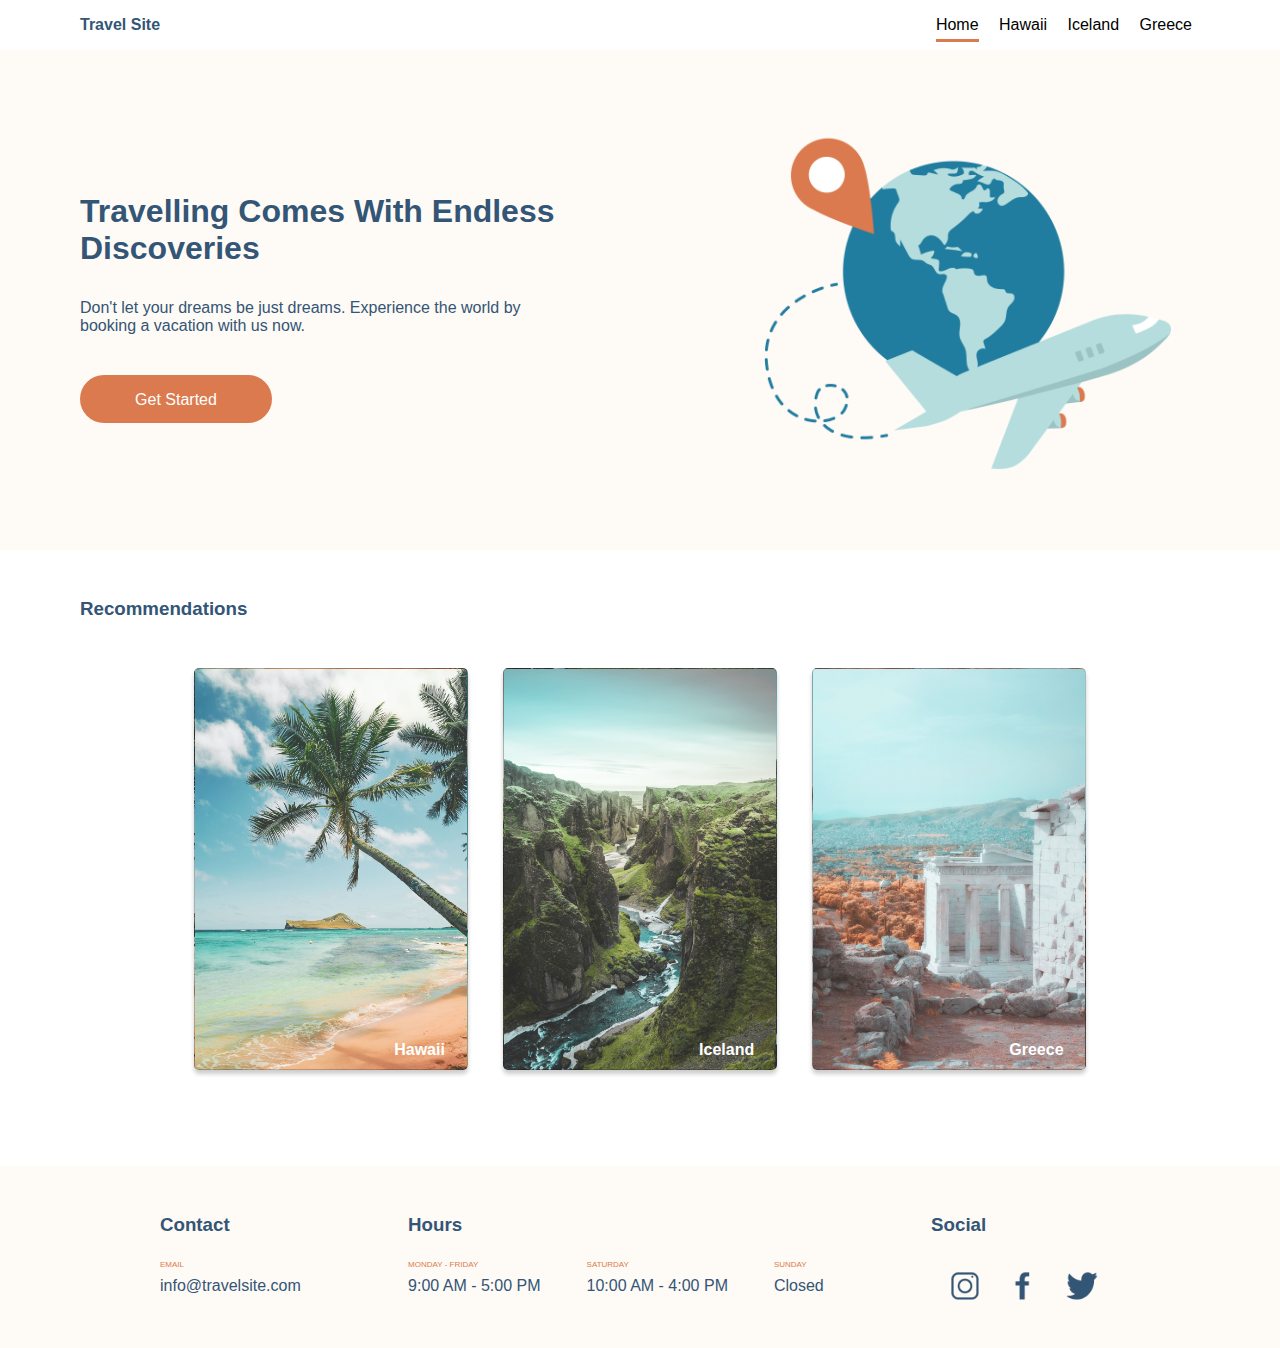
<file: index.html>
<!DOCTYPE html>
<html lang="en">
<head>
    <meta charset="UTF-8">
    <meta name="viewport" content="width=device-width, initial-scale=1.0">
    <title>Travel Site - Home Page</title>
    <link rel="stylesheet" href="css/global.css" type="text/css">
    <link rel="stylesheet" href="css/main.css" type="text/css">
</head>

<body>
    <header>
        <section class="nav-bar">
            <nav class="nav-bar__container">
                <div class="nav-bar__logo">
                    <a href="index.html" id="nav-bar__wordmark">Travel Site</a>
                </div>
                <div class="nav-bar__menu">
                    <ul class="nav-bar__list">
                        <li><a href="index.html" class="nav-bar__list--active">Home</a></li>
                        <li><a href="pages/hawaii.html">Hawaii</a></li>
                        <li><a href="pages/iceland.html">Iceland</a></li>
                        <li><a href="pages/greece.html">Greece</a></li>
                    </ul>
                </div>
            </nav>
        </section>
    </header>

    <section class="hero">
        <div class="hero__container">
            <div class="hero__text">
                <div>
                    <h2 class="hero__text--format">Travelling Comes With Endless Discoveries</h2>
                </div>
                <div>
                    <p class="hero__text--format">Don't let your dreams be just dreams. Experience the world by booking a vacation with us now.</p>
                </div>
                <div>
                    <a href="index.html">Get Started</a>
                </div>
            </div>
            <div>
                <img src="assets/images/hero.png" alt="hero image" class="hero__image">
            </div>
        </div>
    </section>

    <section class="recommendations">
        <h3>Recommendations</h3>
        <div class="recommendations__container">
            <a href="pages/hawaii.html">
                <article class="recommendations-card__hawaii recommendations-card--hover">
                    <p>Hawaii</p>
                </article>
            </a>
            <a href="pages/iceland.html">
                <article class="recommendations-card__iceland recommendations-card--hover">
                    <p>Iceland</p>
                </article>
            </a>
            <a href="pages/greece.html">
                <article class="recommendations-card__greece recommendations-card--hover">
                    <p>Greece</p>
                </article>
            </a>
        </div>
    </section>

    <footer>
        <section class="footer">
            <div class="footer__container">
                <div class="footer__contact">
                    <h3 class="footer__title--color">Contact</h3>
                    <p class="footer__subtitle--format">EMAIL</p>
                    <a href="mailto:info@travelsite.com" class="footer__text--format">info@travelsite.com</a>
                </div>
                <div class="footer__hours">
                    <h3 class="footer__title--color">Hours</h3>
                    <div class="footer-days__container">
                        <div>
                            <p class="footer__subtitle--format">MONDAY - FRIDAY</p>
                            <p class="footer__text--format">9:00 AM - 5:00 PM</p>
                        </div>
                        <div>
                            <p class="footer__subtitle--format">SATURDAY</p>
                            <p class="footer__text--format">10:00 AM - 4:00 PM</p></div>
                        <div>
                            <p class="footer__subtitle--format">SUNDAY</p>
                            <p class="footer__text--format">Closed</p></div>
                    </div>
                </div>
                <div class="footer__social">
                    <h3 class="footer__title--color">Social</h3>
                    <div>
                        <a href="https://www.instagram.com/"><img src="assets/images/icon-instagram.png" alt="instagram link" class="footer__icon"></a>
                        <a href="https://www.facebook.com/"><img src="assets/images/icon-facebook.png" alt="facebook link" class="footer__icon"></a>
                        <a href="https://twitter.com/"><img src="assets/images/icon-twitter.png" alt="twitter link" class="footer__icon"></a>
                    </div>
                </div>
            </div>
        </section>
    </footer>
</body>
</html>
</file>
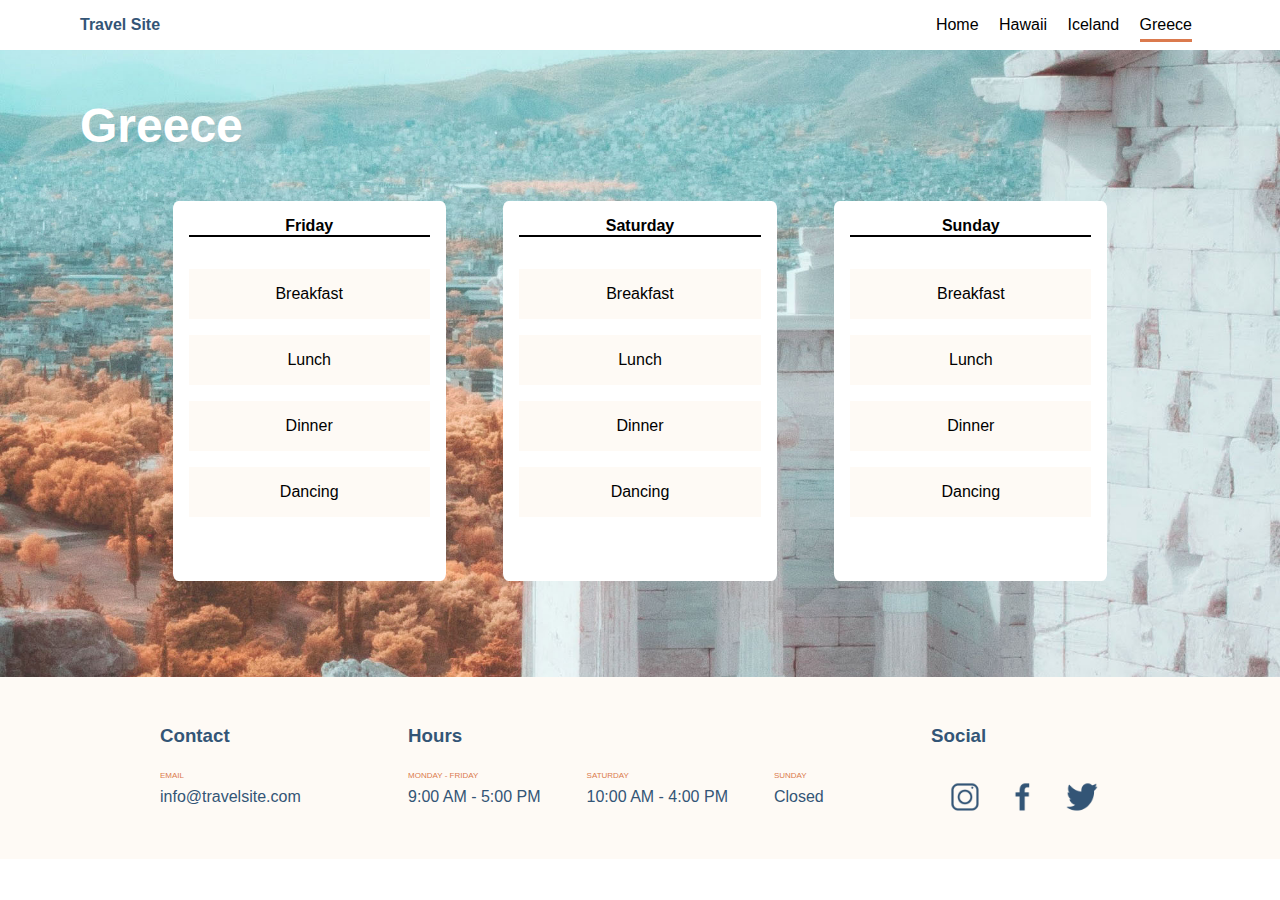
<file: pages/greece.html>
<!DOCTYPE html>
<html lang="en">
<head>
    <meta charset="UTF-8">
    <meta name="viewport" content="width=device-width, initial-scale=1.0">
    <title>Destination - Greece</title>
    <link rel="stylesheet" href="../css/global.css" type="text/css">
    <link rel="stylesheet" href="../css/destination.css" type="text/css">
</head>

<body>
    <header>
        <section class="nav-bar">
            <nav class="nav-bar__container">
                <div class="nav-bar__logo">
                    <a href="../index.html" id="nav-bar__wordmark">Travel Site</a>
                </div>
                <div class="nav-bar__menu">
                    <ul class="nav-bar__list">
                        <li><a href="../index.html">Home</a></li>
                        <li><a href="hawaii.html">Hawaii</a></li>
                        <li><a href="iceland.html">Iceland</a></li>
                        <li><a href="greece.html" class="nav-bar__list--active">Greece</a></li>
                    </ul>
                </div>
            </nav>
        </section>
    </header>
    
    <section class="itinerary-cards--greece">
        <h1>Greece</h1>
        <div class="itinerary-cards__container">
            <article class="itinerary-cards__days">
                <p>Friday</p>
                <div class="itinerary-cards__activities">
                    <ul>
                        <li>Breakfast</li>
                        <li>Lunch</li>
                        <li>Dinner</li>
                        <li>Dancing</li>
                    </ul>
                </div>
            </article>
            <article class="itinerary-cards__days">
                <p>Saturday</p>
                <div class="itinerary-cards__activities">
                    <ul>
                        <li>Breakfast</li>
                        <li>Lunch</li>
                        <li>Dinner</li>
                        <li>Dancing</li>
                    </ul>
                </div>
            </article>
            <article class="itinerary-cards__days">
                <p>Sunday</p>
                <div class="itinerary-cards__activities">
                    <ul>
                        <li>Breakfast</li>
                        <li>Lunch</li>
                        <li>Dinner</li>
                        <li>Dancing</li>
                    </ul>
                </div>
            </article>
        </div>
    </section>

    <footer>
        <section class="footer">
            <div class="footer__container">
                <div class="footer__contact">
                    <h3 class="footer__title--color">Contact</h3>
                    <p class="footer__subtitle--format">EMAIL</p>
                    <a href="mailto:info@travelsite.com" class="footer__text--format">info@travelsite.com</a>
                </div>
                <div class="footer__hours">
                    <h3 class="footer__title--color">Hours</h3>
                    <div class="footer-days__container">
                        <div>
                            <p class="footer__subtitle--format">MONDAY - FRIDAY</p>
                            <p class="footer__text--format">9:00 AM - 5:00 PM</p>
                        </div>
                        <div>
                            <p class="footer__subtitle--format">SATURDAY</p>
                            <p class="footer__text--format">10:00 AM - 4:00 PM</p></div>
                        <div>
                            <p class="footer__subtitle--format">SUNDAY</p>
                            <p class="footer__text--format">Closed</p></div>
                    </div>
                </div>
                <div class="footer__social">
                    <h3 class="footer__title--color">Social</h3>
                    <div>
                        <a href="https://www.instagram.com/"><img src="../assets/images/icon-instagram.png" alt="instagram link" class="footer__icon"></a>
                        <a href="https://www.facebook.com/"><img src="../assets/images/icon-facebook.png" alt="facebook link" class="footer__icon"></a>
                        <a href="https://twitter.com/"><img src="../assets/images/icon-twitter.png" alt="twitter link" class="footer__icon"></a>
                    </div>
                </div>
            </div>
        </section>
    </footer>
</body>
</html>
</file>
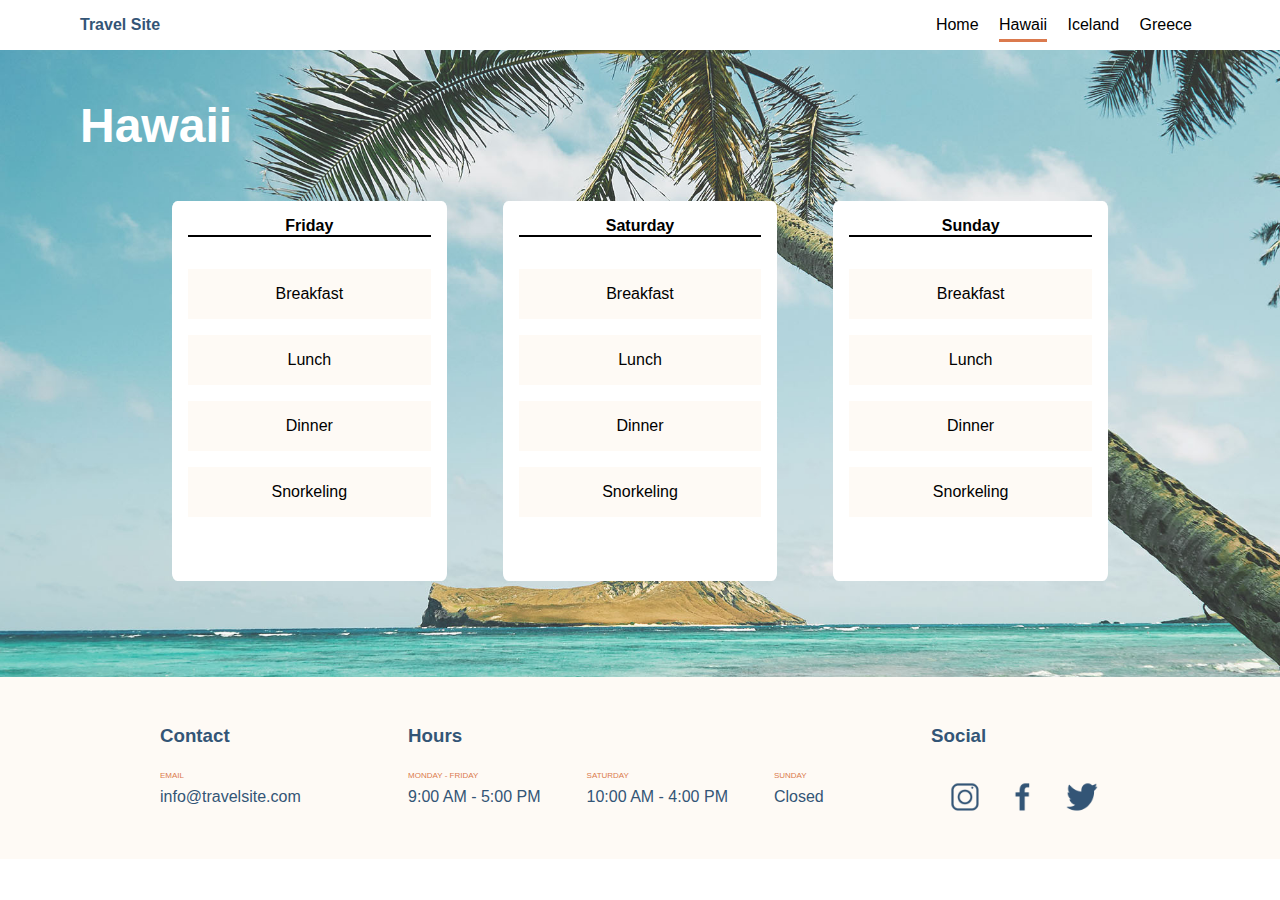
<file: pages/hawaii.html>
<!DOCTYPE html>
<html lang="en">
<head>
    <meta charset="UTF-8">
    <meta name="viewport" content="width=device-width, initial-scale=1.0">
    <title>Destination - Hawaii</title>
    <link rel="stylesheet" href="../css/global.css" type="text/css">
    <link rel="stylesheet" href="../css/destination.css" type="text/css">
</head>

<body>
    <header>
        <section class="nav-bar">
            <nav class="nav-bar__container">
                <div class="nav-bar__logo">
                    <a href="../index.html" id="nav-bar__wordmark">Travel Site</a>
                </div>
                <div class="nav-bar__menu">
                    <ul class="nav-bar__list">
                        <li><a href="../index.html">Home</a></li>
                        <li><a href="hawaii.html" class="nav-bar__list--active">Hawaii</a></li>
                        <li><a href="iceland.html">Iceland</a></li>
                        <li><a href="greece.html">Greece</a></li>
                    </ul>
                </div>
            </nav>
        </section>
    </header>

    <section class="itinerary-cards--hawaii">
        <h1>Hawaii</h1>
        <div class="itinerary-cards__container">
            <article class="itinerary-cards__days">
                <p>Friday</p>
                <div class="itinerary-cards__activities">
                    <ul>
                        <li>Breakfast</li>
                        <li>Lunch</li>
                        <li>Dinner</li>
                        <li>Snorkeling</li>
                    </ul>
                </div>
            </article>
            <article class="itinerary-cards__days">
                <p>Saturday</p>
                <div class="itinerary-cards__activities">
                    <ul>
                        <li>Breakfast</li>
                        <li>Lunch</li>
                        <li>Dinner</li>
                        <li>Snorkeling</li>
                    </ul>
                </div>
            </article>
            <article class="itinerary-cards__days">
                <p>Sunday</p>
                <div class="itinerary-cards__activities">
                    <ul>
                        <li>Breakfast</li>
                        <li>Lunch</li>
                        <li>Dinner</li>
                        <li>Snorkeling</li>
                    </ul>
                </div>
            </article>
        </div>
    </section>

    <footer>
        <section class="footer">
            <div class="footer__container">
                <div class="footer__contact">
                    <h3 class="footer__title--color">Contact</h3>
                    <p class="footer__subtitle--format">EMAIL</p>
                    <a href="mailto:info@travelsite.com" class="footer__text--format">info@travelsite.com</a>
                </div>
                <div class="footer__hours">
                    <h3 class="footer__title--color">Hours</h3>
                    <div class="footer-days__container">
                        <div>
                            <p class="footer__subtitle--format">MONDAY - FRIDAY</p>
                            <p class="footer__text--format">9:00 AM - 5:00 PM</p>
                        </div>
                        <div>
                            <p class="footer__subtitle--format">SATURDAY</p>
                            <p class="footer__text--format">10:00 AM - 4:00 PM</p></div>
                        <div>
                            <p class="footer__subtitle--format">SUNDAY</p>
                            <p class="footer__text--format">Closed</p></div>
                    </div>
                </div>
                <div class="footer__social">
                    <h3 class="footer__title--color">Social</h3>
                    <div>
                        <a href="https://www.instagram.com/"><img src="../assets/images/icon-instagram.png" alt="instagram link" class="footer__icon"></a>
                        <a href="https://www.facebook.com/"><img src="../assets/images/icon-facebook.png" alt="facebook link" class="footer__icon"></a>
                        <a href="https://twitter.com/"><img src="../assets/images/icon-twitter.png" alt="twitter link" class="footer__icon"></a>
                    </div>
                </div>
            </div>
        </section>
    </footer>
</body>
</html>
</file>
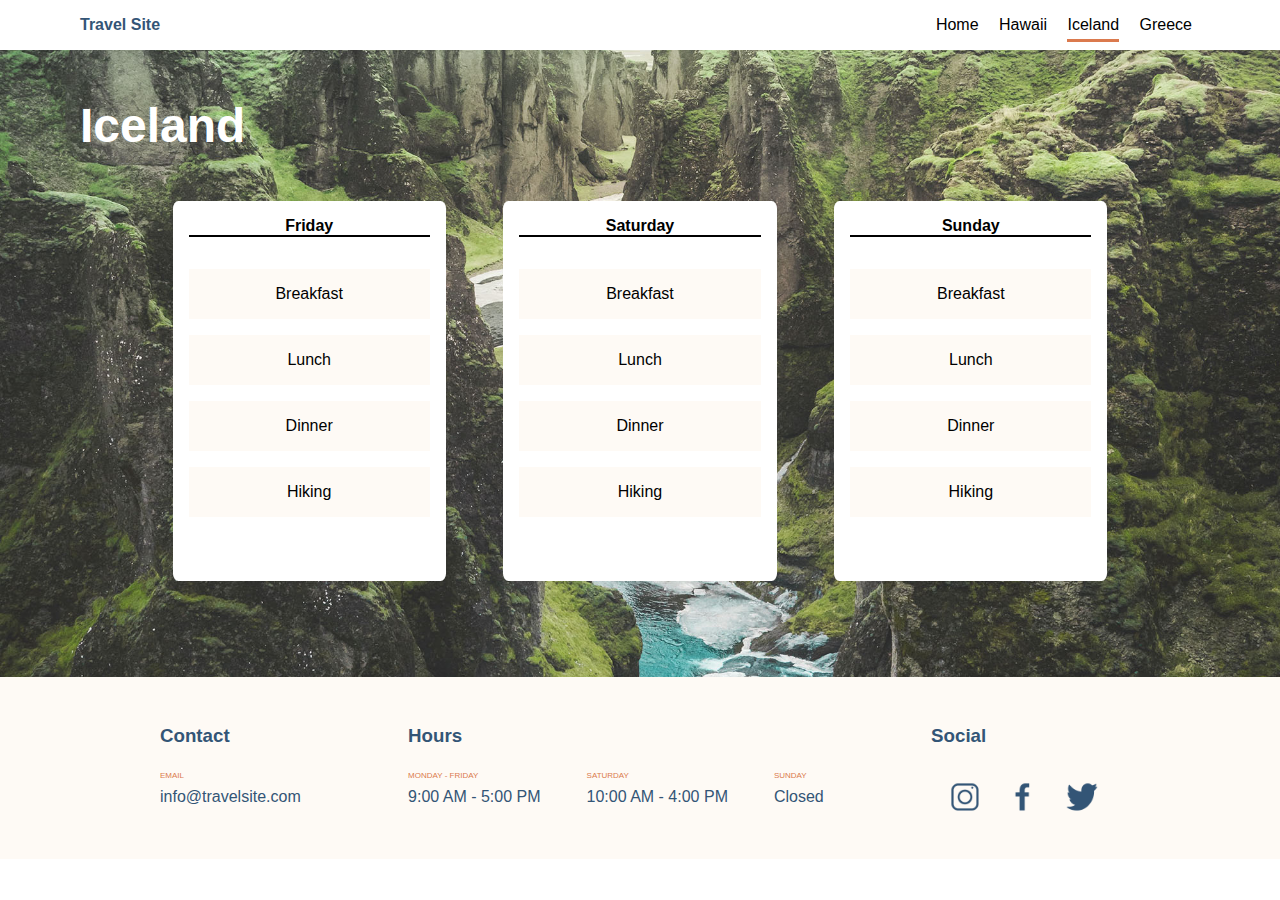
<file: pages/iceland.html>
<!DOCTYPE html>
<html lang="en">
<head>
    <meta charset="UTF-8">
    <meta name="viewport" content="width=device-width, initial-scale=1.0">
    <title>Destination - Iceland</title>
    <link rel="stylesheet" href="../css/global.css" type="text/css">
    <link rel="stylesheet" href="../css/destination.css" type="text/css">
</head>

<body>
    <header>
        <section class="nav-bar">
            <nav class="nav-bar__container">
                <div class="nav-bar__logo">
                    <a href="../index.html" id="nav-bar__wordmark">Travel Site</a>
                </div>
                <div class="nav-bar__menu">
                    <ul class="nav-bar__list">
                        <li><a href="../index.html">Home</a></li>
                        <li><a href="hawaii.html">Hawaii</a></li>
                        <li><a href="iceland.html" class="nav-bar__list--active">Iceland</a></li>
                        <li><a href="greece.html">Greece</a></li>
                    </ul>
                </div>
            </nav>
        </section>
    </header>

    <section class="itinerary-cards--iceland">
        <h1>Iceland</h1>
        <div class="itinerary-cards__container">
            <article class="itinerary-cards__days">
                <p>Friday</p>
                <div class="itinerary-cards__activities">
                    <ul>
                        <li>Breakfast</li>
                        <li>Lunch</li>
                        <li>Dinner</li>
                        <li>Hiking</li>
                    </ul>
                </div>
            </article>
            <article class="itinerary-cards__days">
                <p>Saturday</p>
                <div class="itinerary-cards__activities">
                    <ul>
                        <li>Breakfast</li>
                        <li>Lunch</li>
                        <li>Dinner</li>
                        <li>Hiking</li>
                    </ul>
                </div>
            </article>
            <article class="itinerary-cards__days">
                <p>Sunday</p>
                <div class="itinerary-cards__activities">
                    <ul>
                        <li>Breakfast</li>
                        <li>Lunch</li>
                        <li>Dinner</li>
                        <li>Hiking</li>
                    </ul>
                </div>
            </article>
        </div>
    </section>

    <footer>
        <section class="footer">
            <div class="footer__container">
                <div class="footer__contact">
                    <h3 class="footer__title--color">Contact</h3>
                    <p class="footer__subtitle--format">EMAIL</p>
                    <a href="mailto:info@travelsite.com" class="footer__text--format">info@travelsite.com</a>
                </div>
                <div class="footer__hours">
                    <h3 class="footer__title--color">Hours</h3>
                    <div class="footer-days__container">
                        <div>
                            <p class="footer__subtitle--format">MONDAY - FRIDAY</p>
                            <p class="footer__text--format">9:00 AM - 5:00 PM</p>
                        </div>
                        <div>
                            <p class="footer__subtitle--format">SATURDAY</p>
                            <p class="footer__text--format">10:00 AM - 4:00 PM</p></div>
                        <div>
                            <p class="footer__subtitle--format">SUNDAY</p>
                            <p class="footer__text--format">Closed</p></div>
                    </div>
                </div>
                <div class="footer__social">
                    <h3 class="footer__title--color">Social</h3>
                    <div>
                        <a href="https://www.instagram.com/"><img src="../assets/images/icon-instagram.png" alt="instagram link" class="footer__icon"></a>
                        <a href="https://www.facebook.com/"><img src="../assets/images/icon-facebook.png" alt="facebook link" class="footer__icon"></a>
                        <a href="https://twitter.com/"><img src="../assets/images/icon-twitter.png" alt="twitter link" class="footer__icon"></a>
                    </div>
                </div>
            </div>
        </section>
    </footer>
</body>
</html>
</file>
<file: css/global.css>
* {
    margin: 0;
    padding: 0;
}

html {
    box-sizing: border-box;
}

header {
    position: sticky;
    top: 0;
    z-index: 1;
}

body {
    font-family: Verdana, Geneva, Tahoma, sans-serif;
    font-size: 16px;
}

h1 {
    padding: 3rem 5rem;
    font-size: 3rem;
    color: #FFFFFF;
}

h2 {
    font-size: 2rem;
}

.nav-bar__container {
    display: flex;
    justify-content: space-between;
    padding: 1rem 5rem;
    background-color: #ffffff;
    position: sticky;
    top: 0;
}

.nav-bar__list > li {
    display: inline-block;
    padding: 0 .5rem;
}

#nav-bar__wordmark {
    color: #335576;
    font-weight: 600;
}

a, a:visited {
    text-decoration: none;
    color: initial;
}

.nav-bar__list a:active {
    position: relative;
}

.nav-bar__list > li > a:hover {
    border-bottom: 3px solid #db7a4e;
    padding-bottom: .4rem;
}

.nav-bar__list--active {
    border-bottom: 3px solid #db7a4e;
    padding-bottom: .4rem;
}

.footer__container {
    background-color: #fefaf5;
    display: flex;
    padding: 3rem 10rem;
    padding-bottom: 1.5rem;
    justify-content: space-between;
}

.footer-days__container {
    display: flex;
    justify-content: space-between;
}

.footer__title--color,.footer__text--format {
    color: #335576;
}

.footer__text--format {
    padding-top: .5rem; 
}

.footer__contact > a {
    display: inline-block;
}

.footer__subtitle--format {
    color: #db7a4e;
    font-size: .5rem;
    padding-top: 1.5rem;
}

.footer__icon {
    scale: .4;
}

.footer__hours {
    flex-grow: .3;
}

.footer__social > h3 {
    margin-bottom: 1rem;
}

@media only screen and (max-width: 768px) {
    .footer__container {
        flex-direction: column;
    }

    .footer__container > div {
        margin-top: 1rem;
    }
  }

@media only screen and (max-width: 320px) {
    .footer__container {
        flex-direction: column;
        align-items: center;
        padding: 3rem 2rem;
    }

    .footer__container > div {
        margin-top: 1rem;
    }

    .footer-days__container {
        flex-direction: column;
    }

    .hero__container {
        flex-direction: column;
    }

    .hero__container > div:last-child {
        margin-top: 3rem;
    }

    .nav-bar__container {
        flex-direction: column;
    }

    .nav-bar__list > li {
        display: block;
        padding: .5rem 0;
    }
  }
</file>
<file: css/main.css>
.hero__container {
    display: flex;
    background-color: #FEFAF5;
    padding: 5rem 0;
}

.hero__text {
    display: flex;
    flex-direction: column;
    padding: 0 5rem;
    justify-content: center;
}

.hero__text > div {
    padding: 1rem 0;
}

.hero__text--format {
    color: #335576;
}

.hero__image {
    width: 65%;
    object-fit: contain;
}

.hero__container > div:last-child {
    display: flex;
    justify-content: center;
    border-radius: 2%;
}

.hero__text > div:last-child {
    width: 12rem;
    height: 1rem;
    background-color: #Db7A4E;
    text-align: center;
    margin-top: 1.5rem;
    border-radius: 25px;
}

.hero__text > div > a {
    color: #FFFFFF;
}

.recommendations > h3 {
    color: #335576;
    padding: 3rem 5rem;
    padding-bottom: 2rem;
}

.recommendations__container {
    display: flex;
    justify-content: space-around;
    margin: 0 11rem;
    padding-bottom: 5rem;
}

article {
    width: 17rem;
    height: 25rem;
    position: relative;
    border-radius: 5px;
    border: 1px solid rgba(0, 0, 0, .2);
    box-shadow: 0px 4px 4px rgba(0, 0, 0, .2);
    margin: 1rem;
}

article > p {
    color: #FFFFFF;
    font-weight: bold;
    position: absolute;
    top: 93%;
    right: 8%;
}

.recommendations-card__hawaii {
    background-image: url(../assets/images/hawaii.jpg);
    background-size: cover;
}

.recommendations-card__iceland {
    background-image: url(../assets/images/iceland.jpg);
    background-size: cover;
}

.recommendations-card__greece {
    background-image: url(../assets/images/greece.jpg);
    background-size: cover;
}

.recommendations-card--hover:hover {
    border: solid 1px #FFFFFF;
    opacity: 0.7;
    transition: all .3s ease-in;
}

@media only screen and (max-width: 768px) {
    .recommendations__container {
        flex-direction: column;
        align-items: center;
    }
  }
</file>
<file: css/destination.css>
.itinerary-cards--hawaii {
    background-image: url(../assets/images/hawaii.jpg);
    background-size: cover;
    background-position: center;
}

.itinerary-cards--iceland {
    background-image: url(../assets/images/iceland.jpg);
    background-size: cover;
    background-position: center;
}

.itinerary-cards--greece {
    background-image: url(../assets/images/greece.jpg);
    background-size: cover;
    background-position: center;
}

.itinerary-cards__container {
    display: flex;
    justify-content: space-around;
    margin: 0 9rem;
}

.itinerary-cards__days {
    background-color: #FFFFFF;
    flex-grow: .25;
    margin-bottom: 6rem;
    border-radius: 2%;
    padding: 1rem;
}

.itinerary-cards__days > p {
    text-align: center;
    border-bottom: solid 0.15rem;
    margin-bottom: 1rem;
    font-weight: 600;
}

.itinerary-cards__activities {
    text-align: center;
}

.itinerary-cards__activities > ul > li:first-child {
    margin-top: 2rem;
}

.itinerary-cards__activities > ul > li:last-child {
    margin-bottom: 3rem;
}

.itinerary-cards__activities > ul > li {
    display: block;
    background-color: #FEFAF5;
    padding: 1rem 0;
    margin: 1rem 0;
}

@media only screen and (max-width: 768px) {
    .itinerary-cards__container {
        margin: 0 1rem;
    }
}

@media only screen and (max-width: 320px) {
    .itinerary-cards__container {
        flex-direction: column;
        margin: 1rem;
    }
}
</file>
